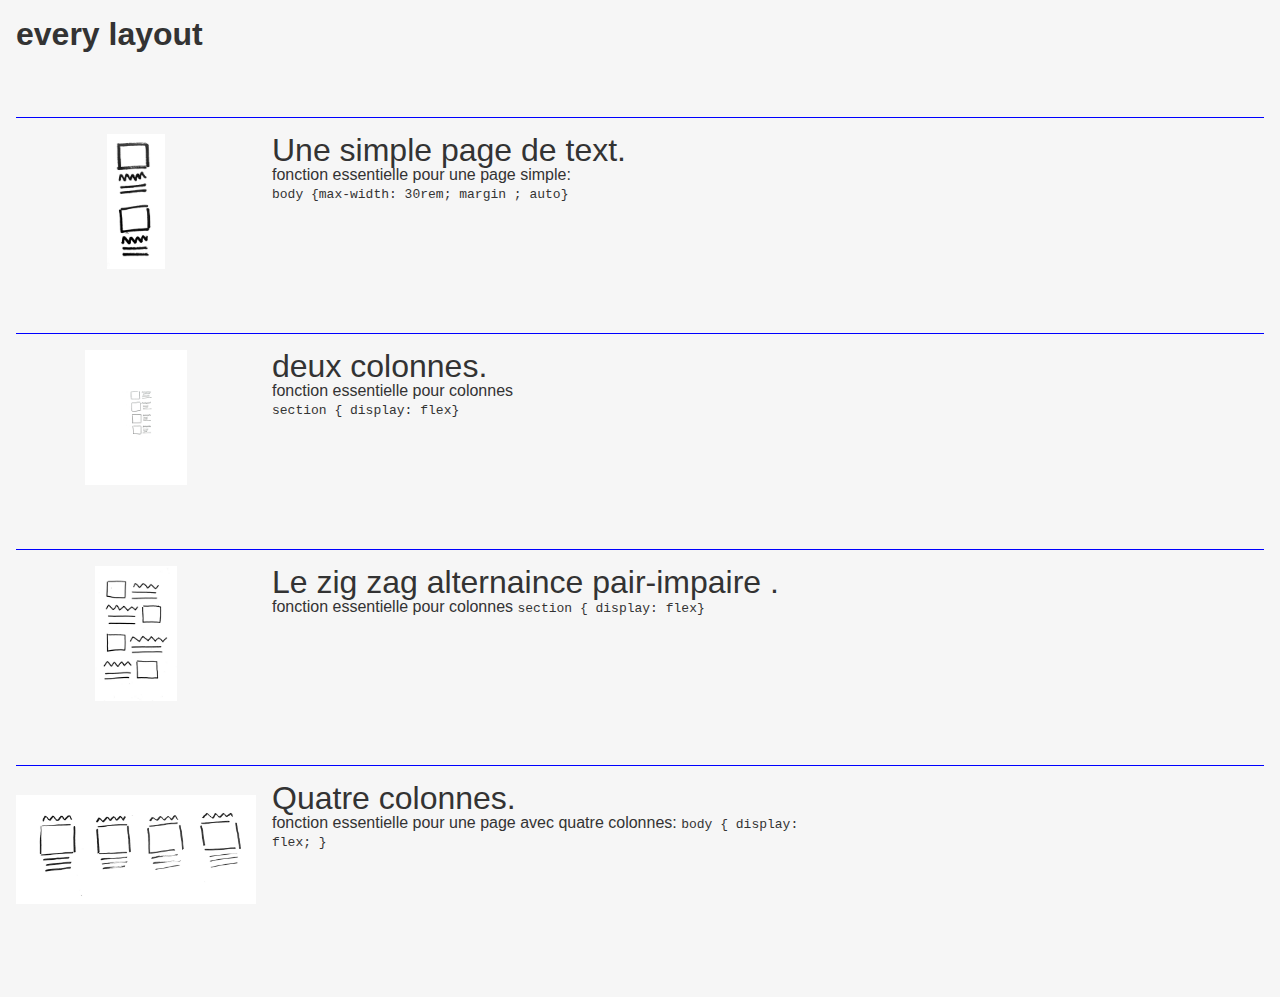
<file: index.html>
<!DOCTYPE html>
<html lang="en">
<head>
	<meta charset="UTF-8">
	<meta name="viewport" content="width=device-width, initial-scale=1.0">
	<title>every layout</title>
	<link rel="stylesheet" href="rsrc/style.css">

	<style>
		section {
			align-items: flex-start;
			display: flex;
			gap: 1rem;
			margin: 4rem 0;
			border-top: 1px solid blue;
			padding-top:1rem;
			}

		p { max-width: 60ch;}

		.vignettes {
			flex: 0 0 15rem;
			width: 20rem;
			aspect-ratio: 16/9;
			/* outline: 1px solid grey; */
			
			}

		.vignettes img {
			width: 100%;
			height: 100%;
			object-fit: contain;
			}


	</style>

</head>
<body>
	<h1>every layout</h1>



	


	 <section>
	<div class="vignettes">
		<a href="layout_01_simple.html"> 
			<img src="vignettes/layout_01_simple.jpg" alt="">	
		 </a>

	</div>
		<div class="description">
			<h3>Une simple page de text.</h3>
			<p>fonction essentielle pour une page simple:
				<br><code>body {max-width: 30rem; margin ; auto}  </code>
			</div></p>
	</div>
		</section>

		<!-- 2 -->
		 <section>
	<div class="vignettes">
		<a href="layout_02_colones.html"> 
			<img src="vignettes/Layout_02_colones.png" alt="">	
		 </a>

	</div>
		<div class="description">
			<h3>deux colonnes.</h3>
			<p>fonction essentielle pour colonnes
				<br><code> section { display: flex}  </code>			</div></p>
	</div>
		</section>
		<!-- 3 -->
		 <section>
	<div class="vignettes">
		<a href="layout_03_inverse.html"> 
			<img src="vignettes/Layout_03_inverse.jpg" alt="">	
		 </a>

	</div>
		<div class="description">
			<h3>Le zig zag alternaince pair-impaire .</h3>
			<p>fonction essentielle pour colonnes
				<code> section { display: flex}  </code>			</div></p>
	</div>
		</section>

		<!-- 4 -->
		 <section>
	<div class="vignettes">
		<a href="layout_04_4colones.html"> 
			<img src="vignettes/Layout_04_4colones.jpg" alt="">	
		 </a>

	</div>
		<div class="description">
			<h3>Quatre colonnes.</h3>
			<p>fonction essentielle pour une page avec quatre colonnes:
			<code> body { display: flex; }</code>
			</div></p>
	</div>
		</section>
</body>

</html>
</file>
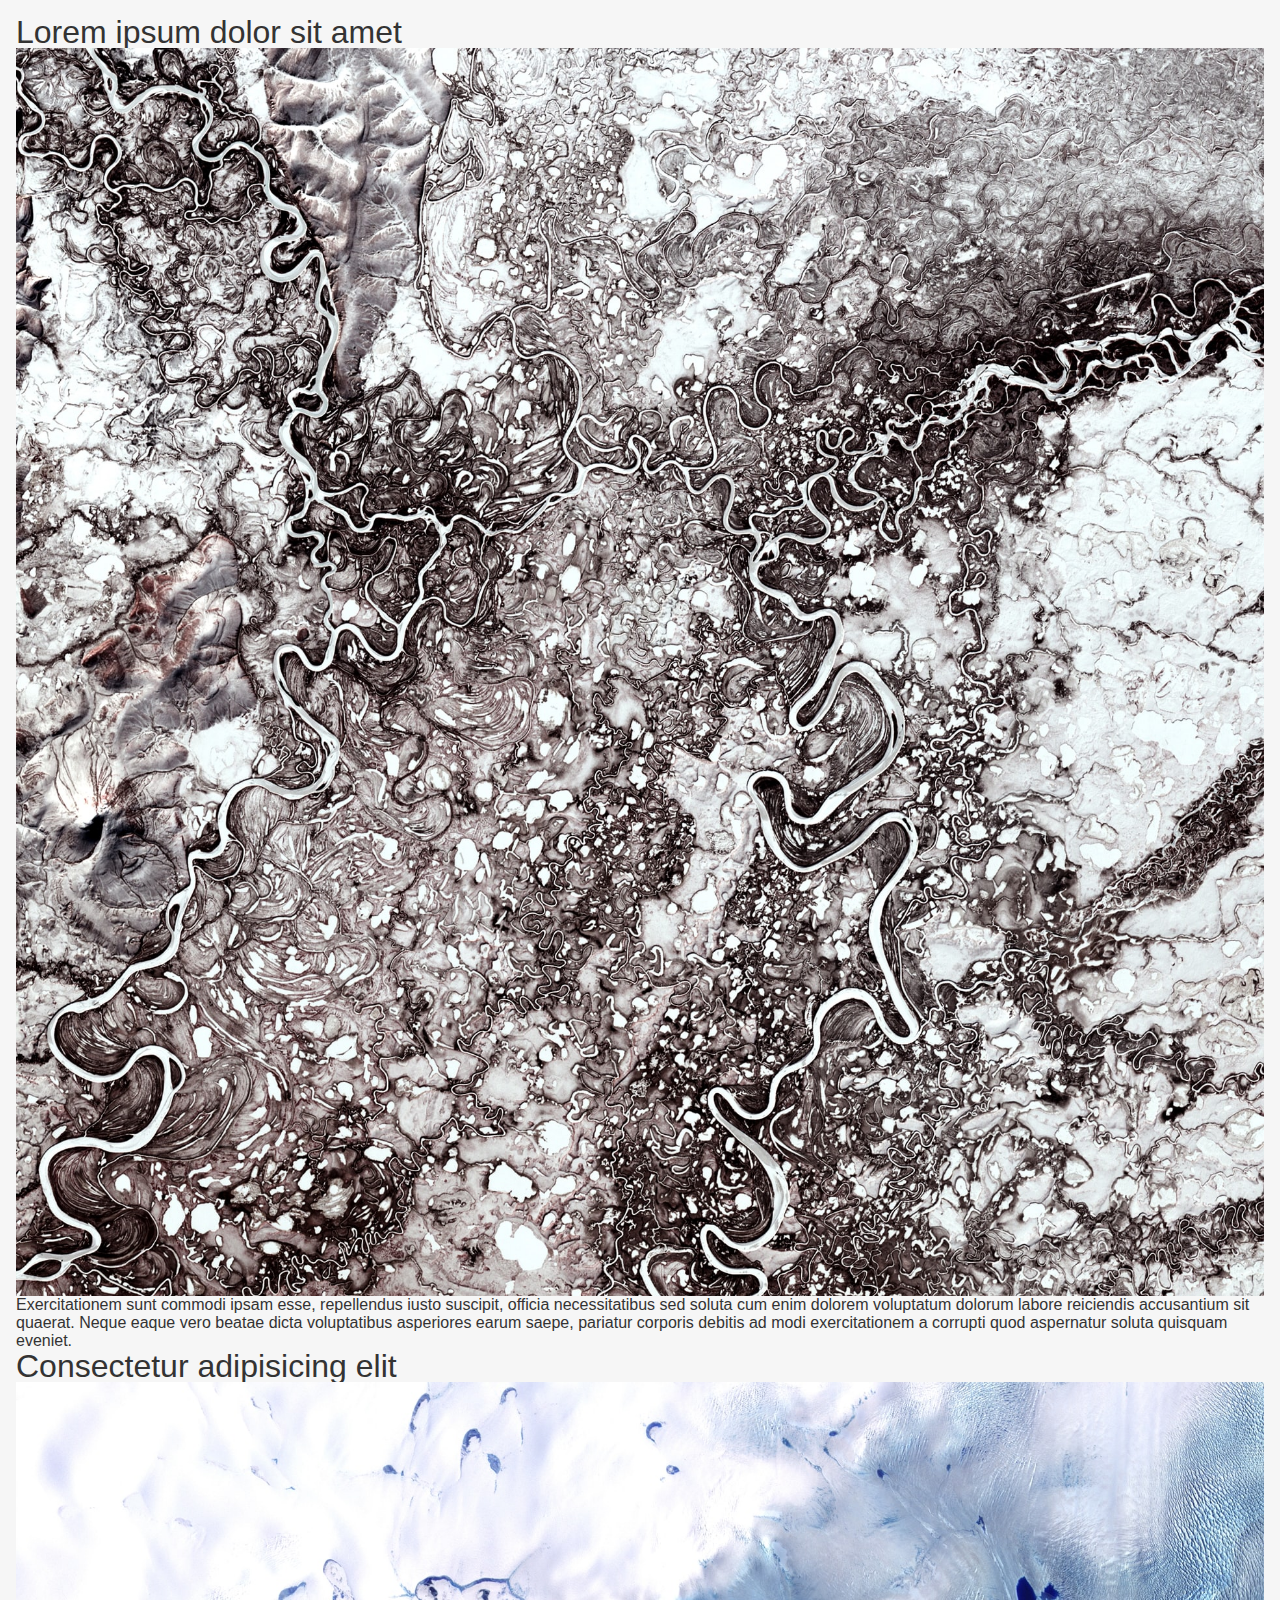
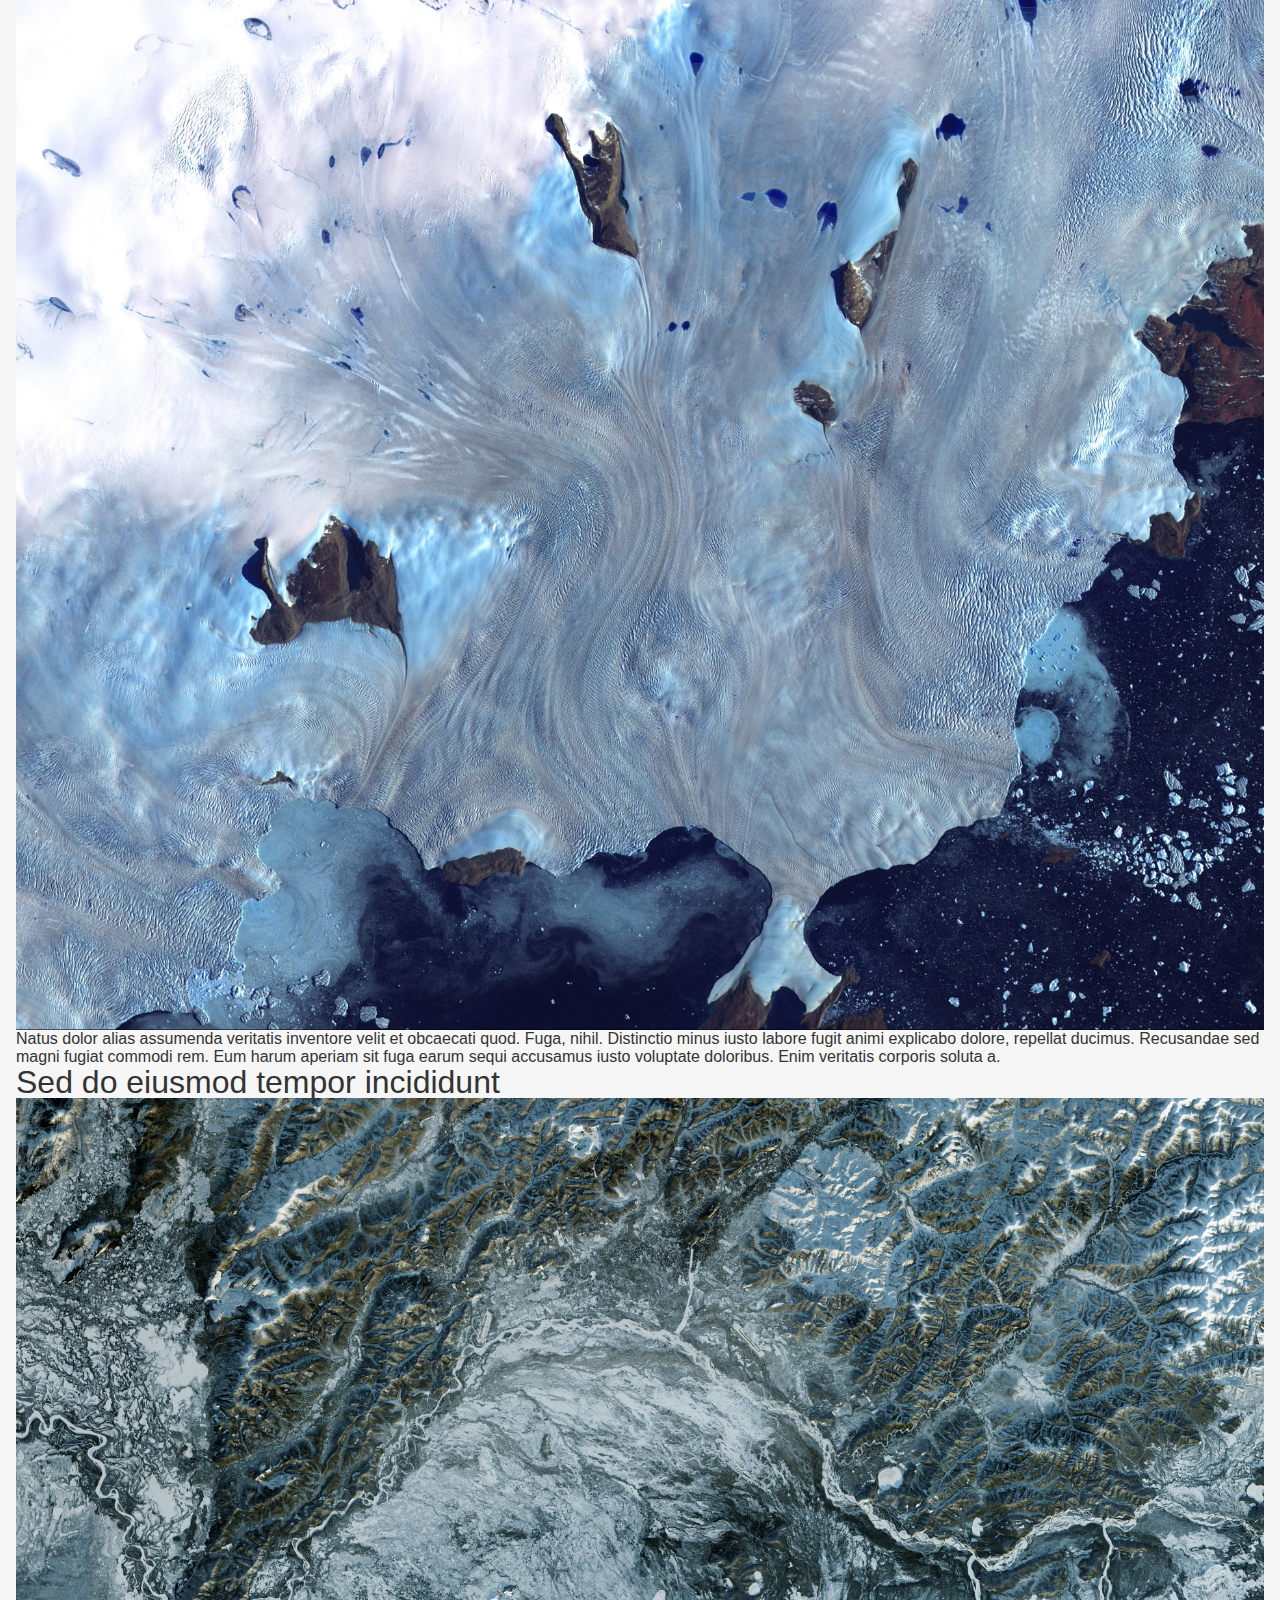
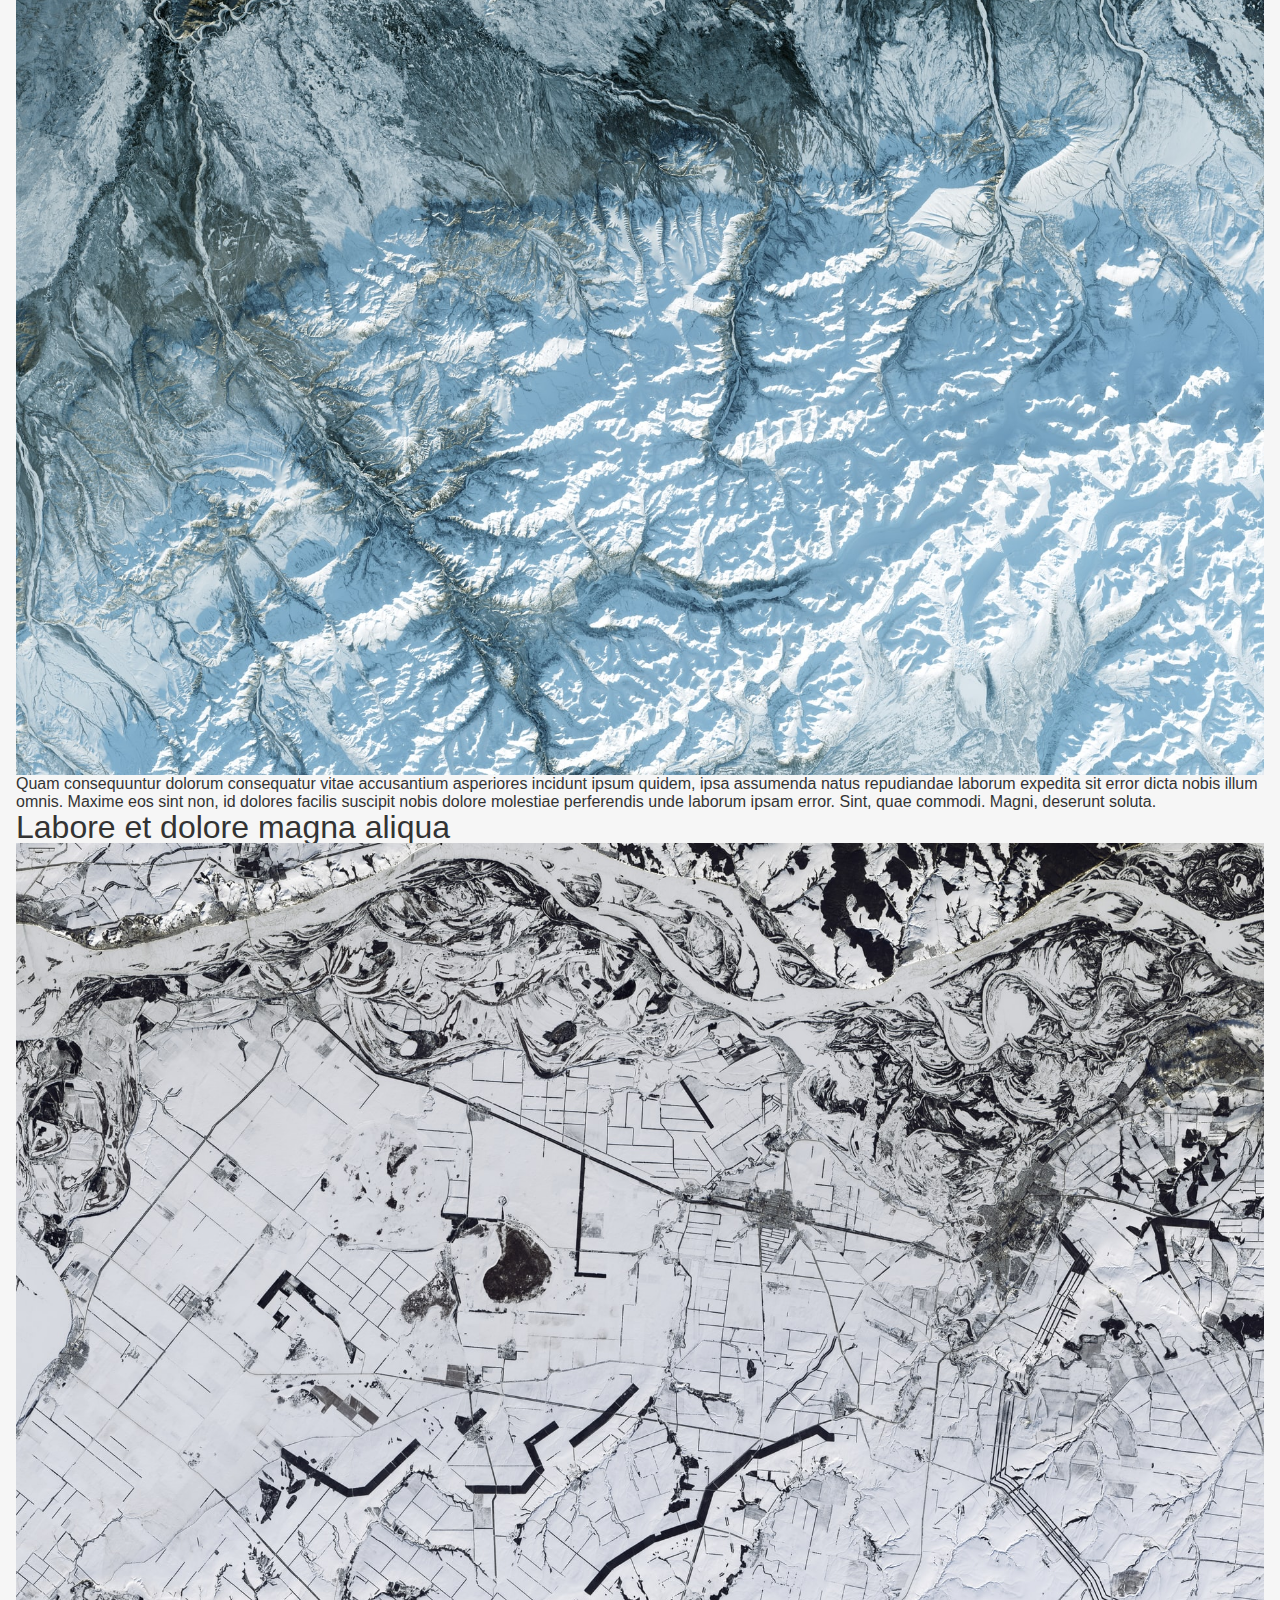
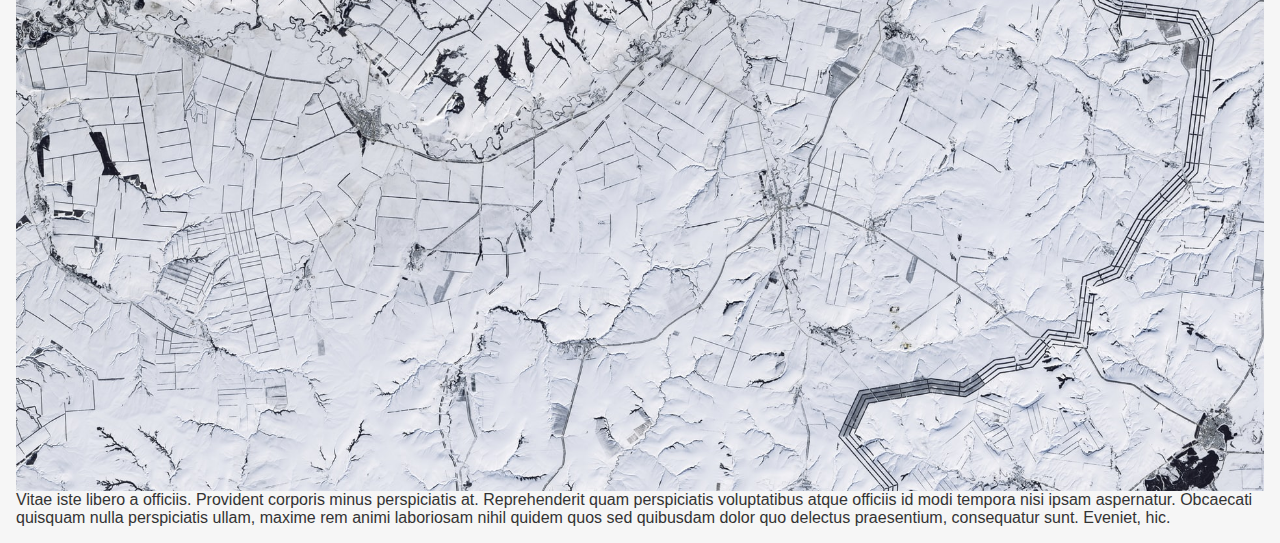
<file: _template copy.html>
<!DOCTYPE html>
<html lang="en" dir="ltr">
	<head>
		<meta charset="utf-8">
		<meta name="viewport" content="width=device-width, initial-scale=1.0">
		<title>template / example</title>

		<link rel="stylesheet" href="rsrc/style.css"> <!-- design, thème général -->
		<style media="screen">

			/* Fonction essentielle */

			

				/* moteur essentielle de mise en page de cette variation */
				
				/*
					description du fonctionnement CSS et HTML de cette mise en page.
					options ou paramètres supplémentaires.
					références vers la documentation.
				*/


			/*	-	-	-	-	-	-	-	-	-	-	-	-	-	-		-	-	-	-*/


			/* Style visuel et autres détails */

			

				/* habillage visuel et autres détails accessoires pour cette variation */

		</style>

	</head>
	<body>


			<h3>Lorem ipsum dolor sit amet</h3>
			<img src="rsrc/img1.jpg">
			<p>Exercitationem sunt commodi ipsam esse, repellendus iusto suscipit, officia necessitatibus sed soluta cum enim dolorem voluptatum dolorum labore reiciendis accusantium sit quaerat. Neque eaque vero beatae dicta voluptatibus asperiores earum saepe, pariatur corporis debitis ad modi exercitationem a corrupti quod aspernatur soluta quisquam eveniet.</p>


			<h3>Consectetur adipisicing elit</h3>
			<img src="rsrc/img2.jpg">
			<p>Natus dolor alias assumenda veritatis inventore velit et obcaecati quod. Fuga, nihil. Distinctio minus iusto labore fugit animi explicabo dolore, repellat ducimus. Recusandae sed magni fugiat commodi rem. Eum harum aperiam sit fuga earum sequi accusamus iusto voluptate doloribus. Enim veritatis corporis soluta a.</p>


			<h3>Sed do eiusmod tempor incididunt</h3>
			<img src="rsrc/img3.jpg">
			<p>Quam consequuntur dolorum consequatur vitae accusantium asperiores incidunt ipsum quidem, ipsa assumenda natus repudiandae laborum expedita sit error dicta nobis illum omnis. Maxime eos sint non, id dolores facilis suscipit nobis dolore molestiae perferendis unde laborum ipsam error. Sint, quae commodi. Magni, deserunt soluta.</p>


			<h3>Labore et dolore magna aliqua</h3>
			<img src="rsrc/img4.jpg">
			<p>Vitae iste libero a officiis. Provident corporis minus perspiciatis at. Reprehenderit quam perspiciatis voluptatibus atque officiis id modi tempora nisi ipsam aspernatur. Obcaecati quisquam nulla perspiciatis ullam, maxime rem animi laboriosam nihil quidem quos sed quibusdam dolor quo delectus praesentium, consequatur sunt. Eveniet, hic.</p>


	</body>
</html>
</file>
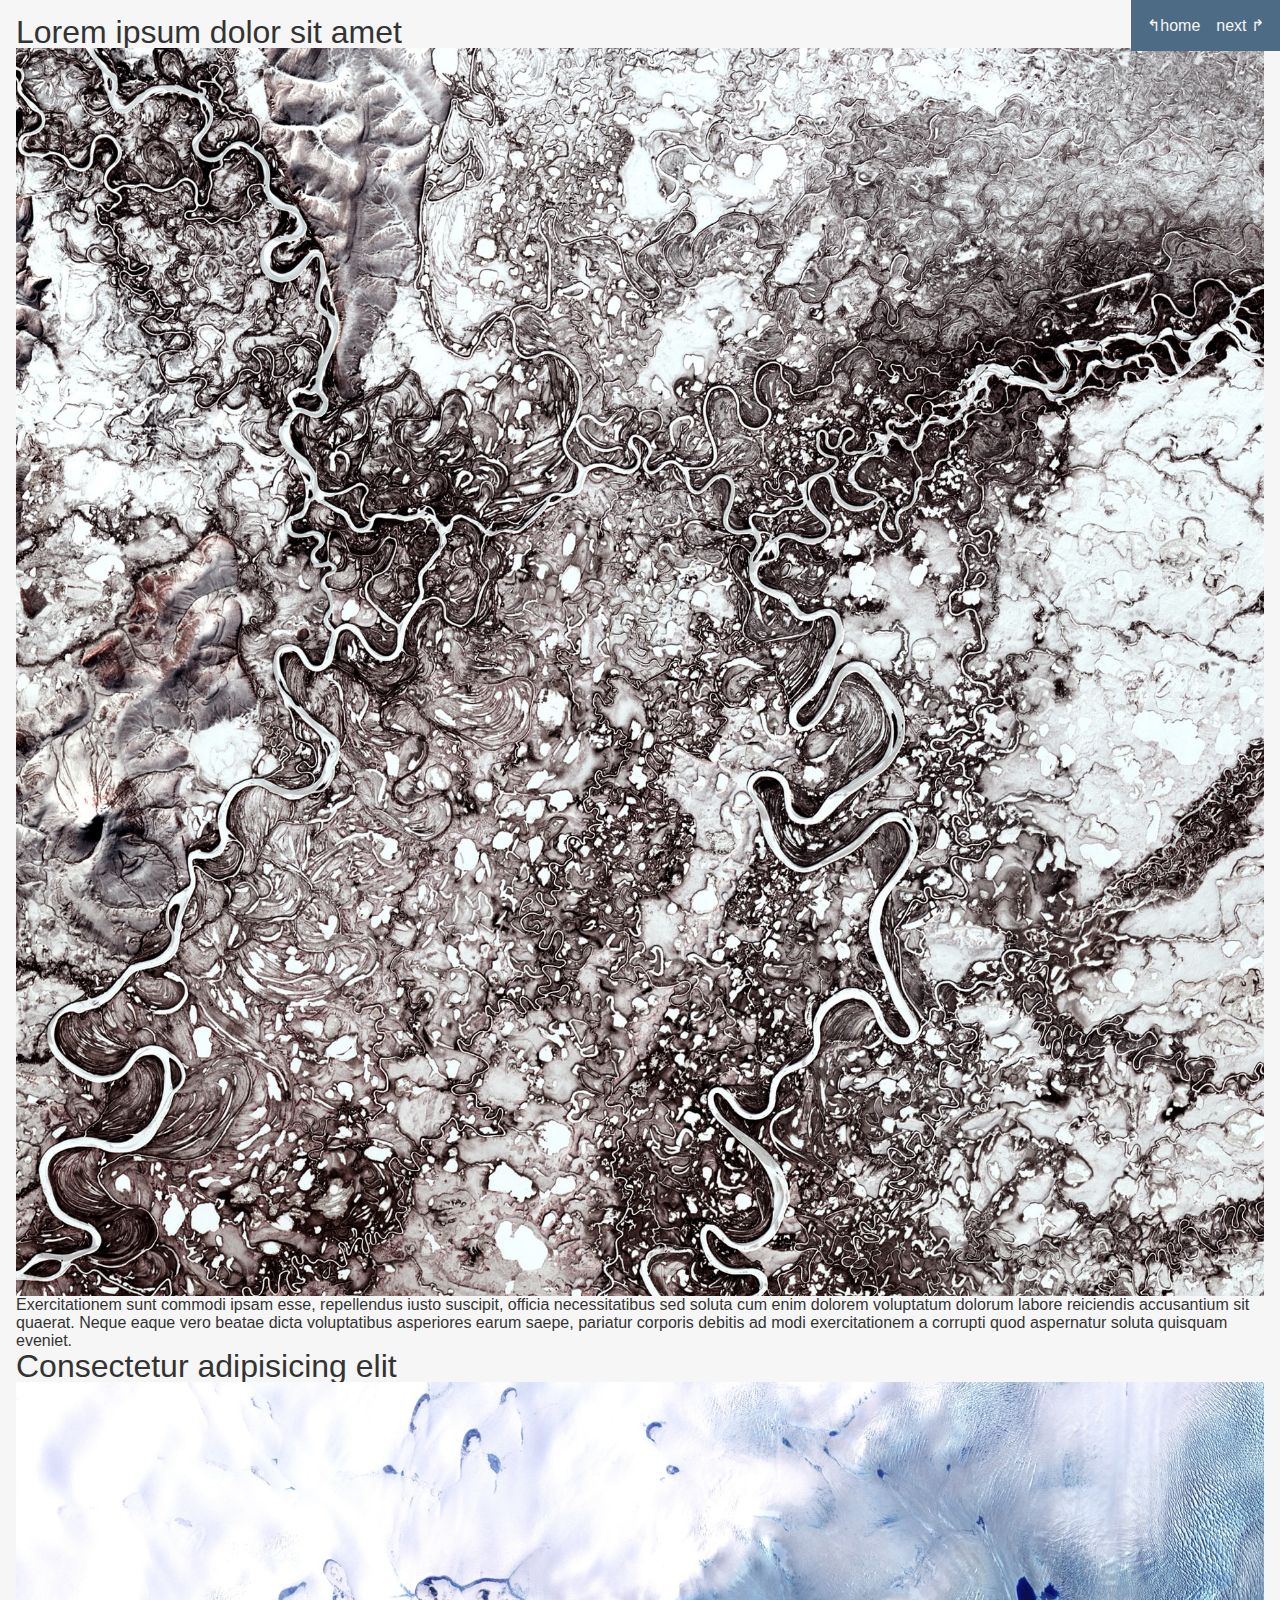
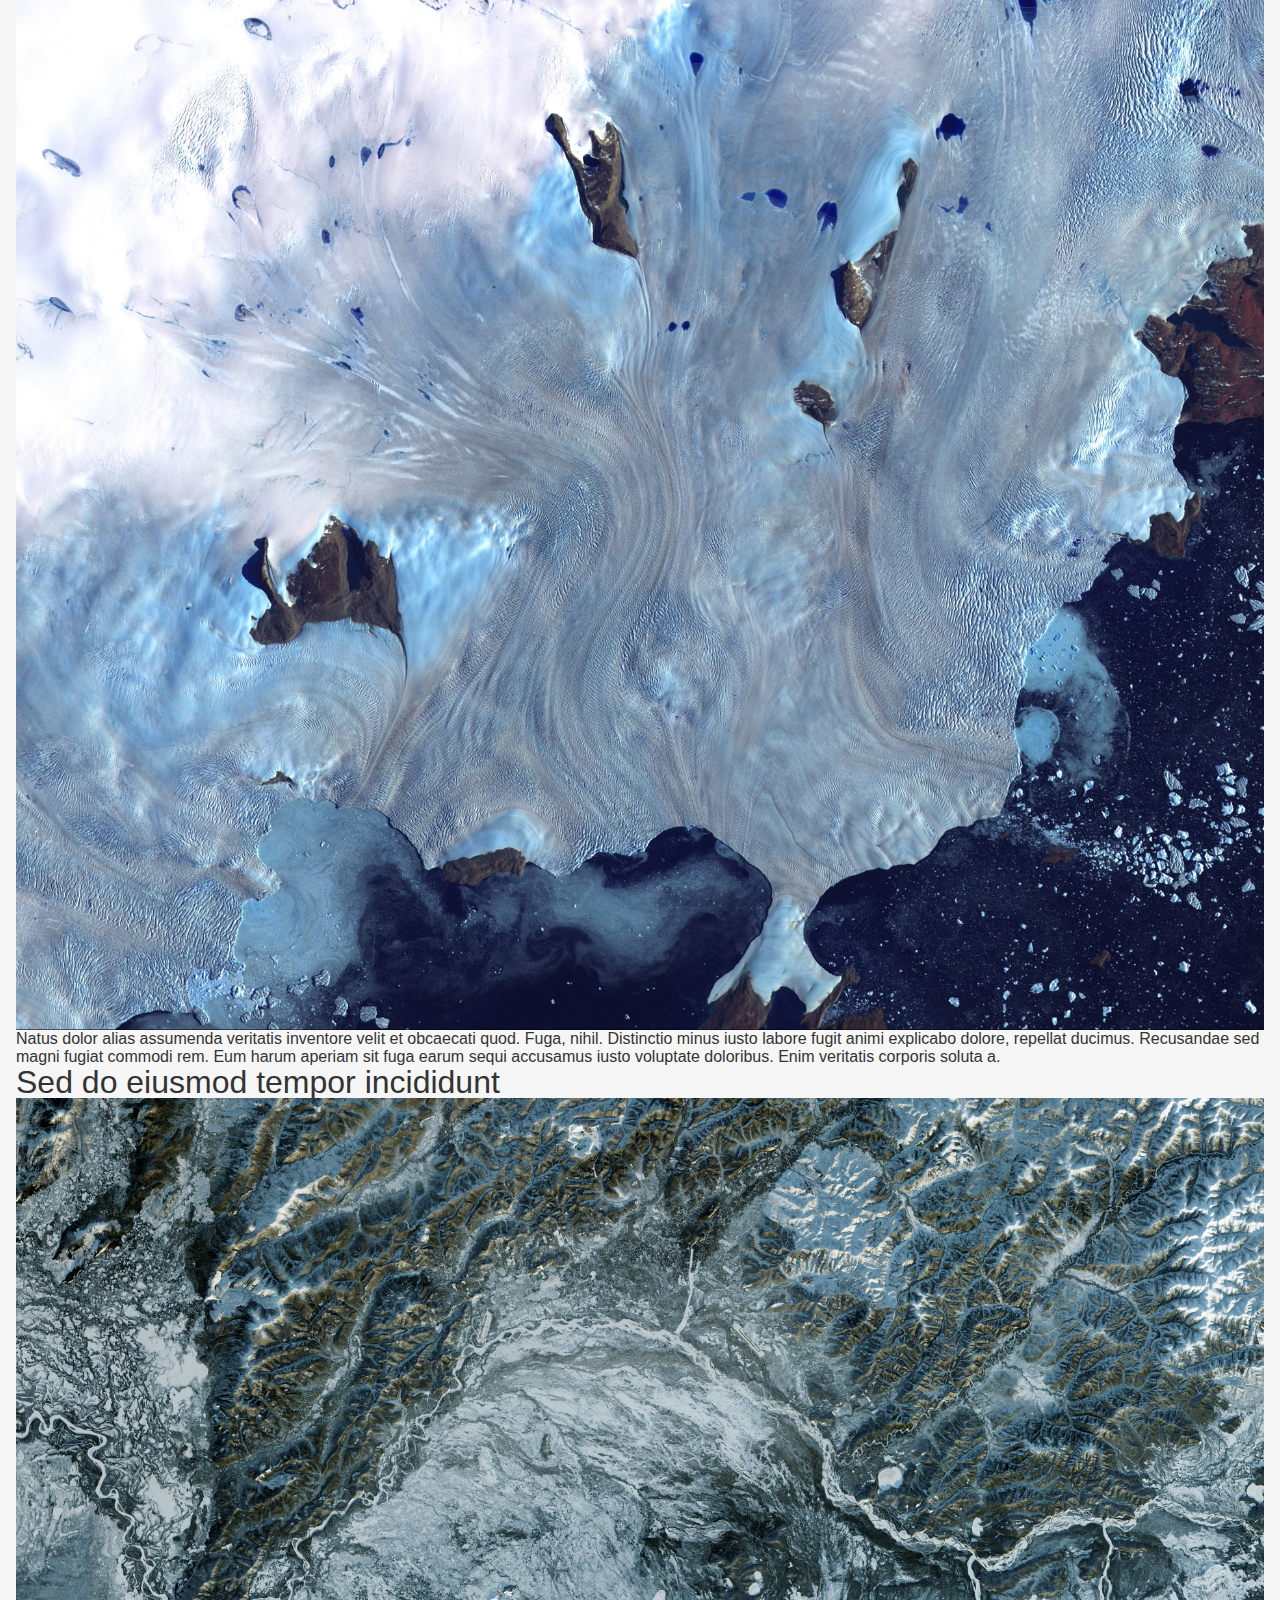
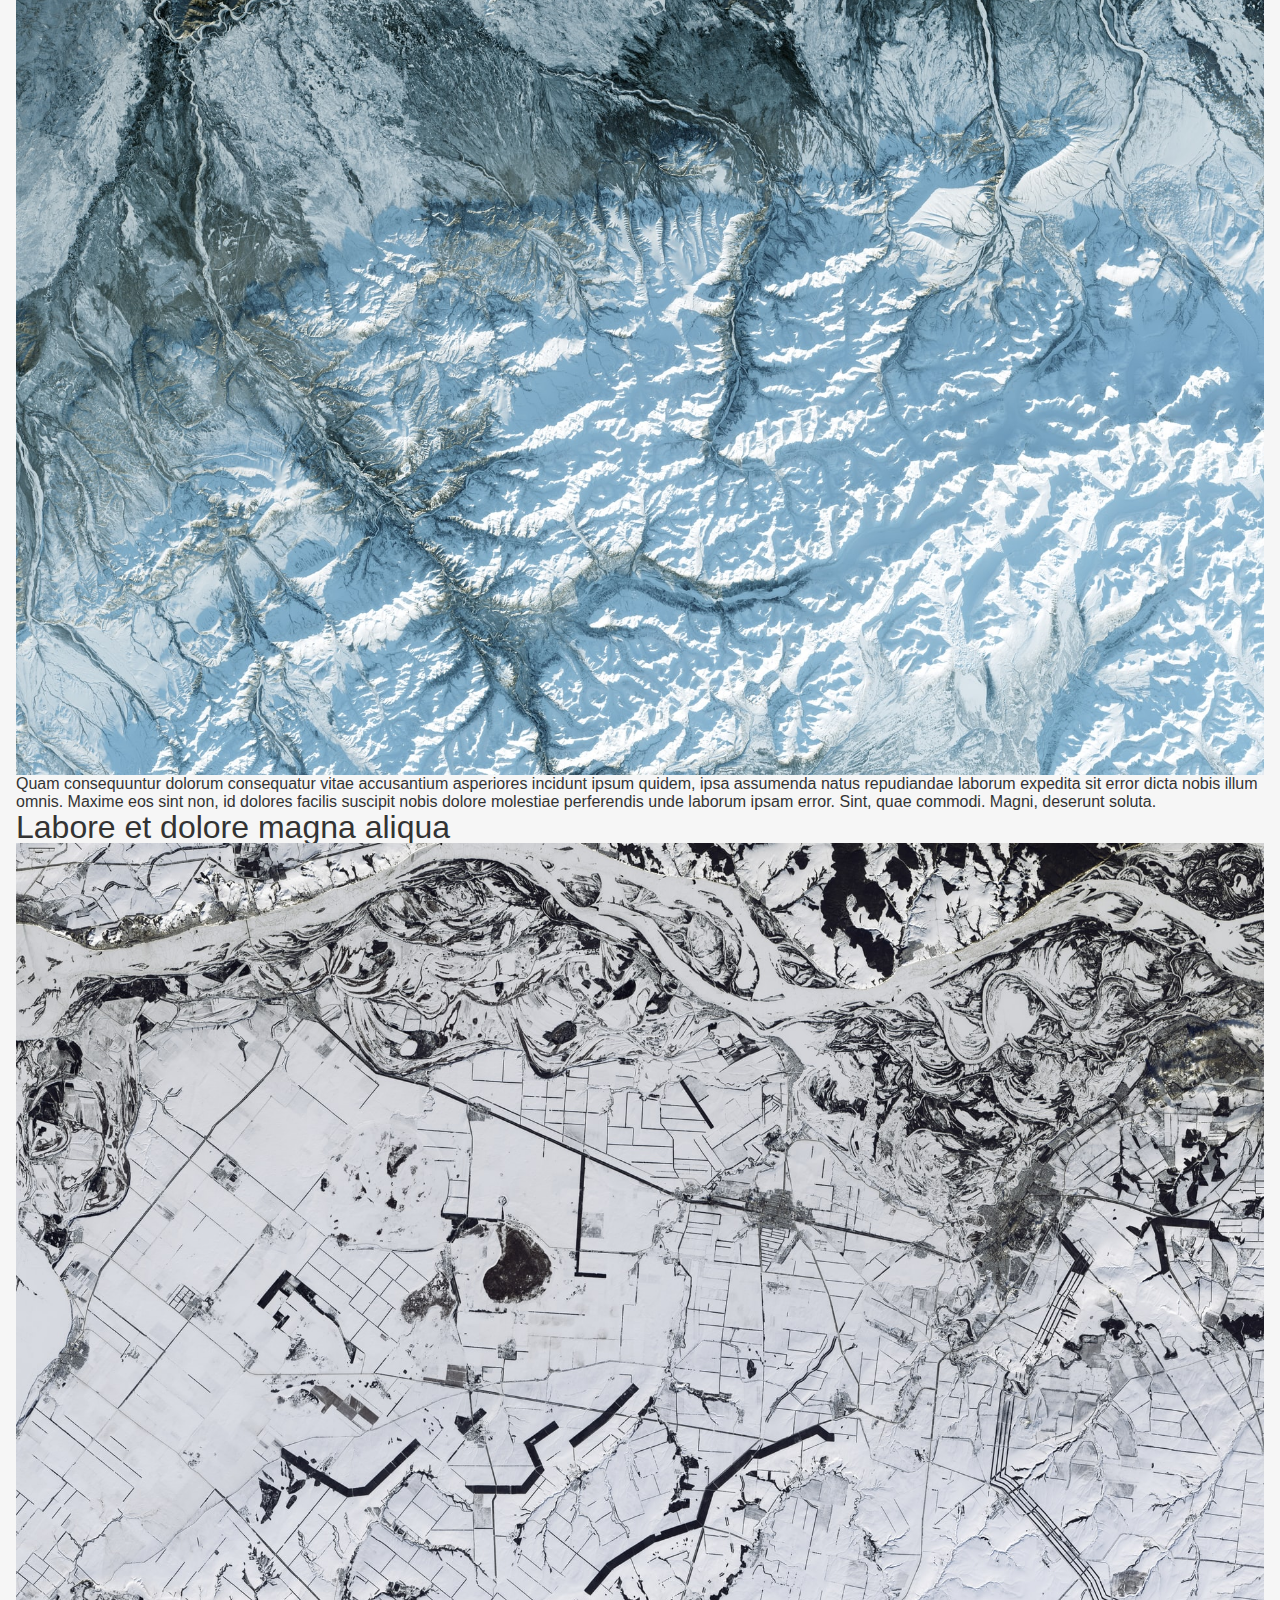
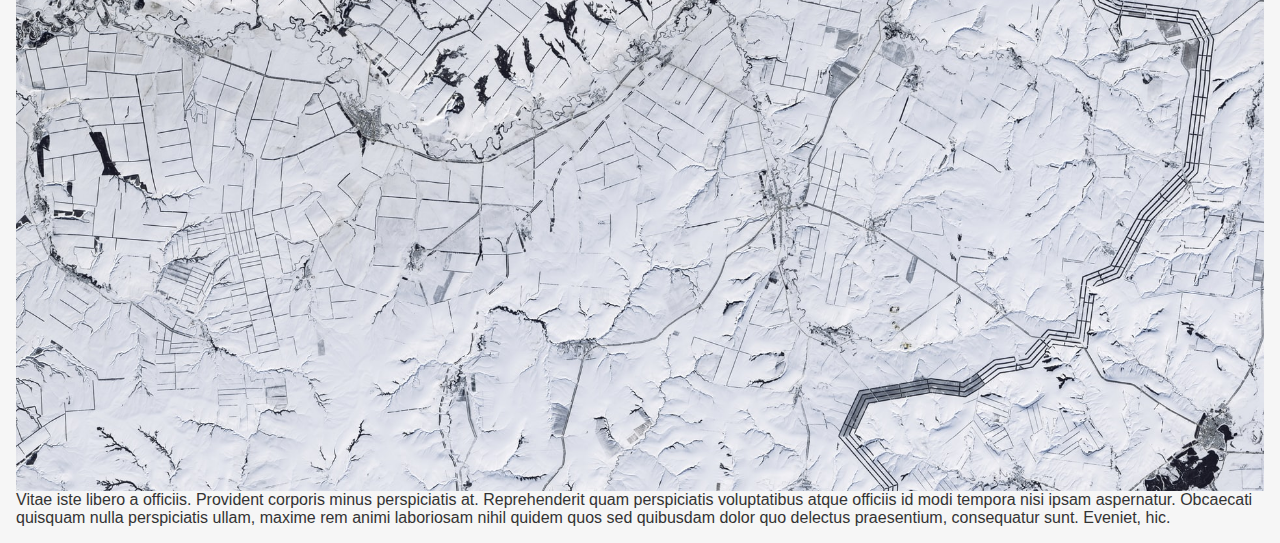
<file: _template.html>
<!DOCTYPE html>
<html lang="en" dir="ltr">
	<head>
		<meta charset="utf-8">
		<meta name="viewport" content="width=device-width, initial-scale=1.0">
		<title>template / example</title>

		<link rel="stylesheet" href="rsrc/style.css"> <!-- design, thème général -->
		<style media="screen">

			/* Fonction essentielle */

			

				/* moteur essentielle de mise en page de cette variation */
				
				/*
					description du fonctionnement CSS et HTML de cette mise en page.
					options ou paramètres supplémentaires.
					références vers la documentation.
				*/


			/*	-	-	-	-	-	-	-	-	-	-	-	-	-	-		-	-	-	-*/


			/* Style visuel et autres détails */

			

				/* habillage visuel et autres détails accessoires pour cette variation */

		</style>

	</head>
	<body>


			<h3>Lorem ipsum dolor sit amet</h3>
			<img src="rsrc/img1.jpg">
			<p>Exercitationem sunt commodi ipsam esse, repellendus iusto suscipit, officia necessitatibus sed soluta cum enim dolorem voluptatum dolorum labore reiciendis accusantium sit quaerat. Neque eaque vero beatae dicta voluptatibus asperiores earum saepe, pariatur corporis debitis ad modi exercitationem a corrupti quod aspernatur soluta quisquam eveniet.</p>


			<h3>Consectetur adipisicing elit</h3>
			<img src="rsrc/img2.jpg">
			<p>Natus dolor alias assumenda veritatis inventore velit et obcaecati quod. Fuga, nihil. Distinctio minus iusto labore fugit animi explicabo dolore, repellat ducimus. Recusandae sed magni fugiat commodi rem. Eum harum aperiam sit fuga earum sequi accusamus iusto voluptate doloribus. Enim veritatis corporis soluta a.</p>


			<h3>Sed do eiusmod tempor incididunt</h3>
			<img src="rsrc/img3.jpg">
			<p>Quam consequuntur dolorum consequatur vitae accusantium asperiores incidunt ipsum quidem, ipsa assumenda natus repudiandae laborum expedita sit error dicta nobis illum omnis. Maxime eos sint non, id dolores facilis suscipit nobis dolore molestiae perferendis unde laborum ipsam error. Sint, quae commodi. Magni, deserunt soluta.</p>


			<h3>Labore et dolore magna aliqua</h3>
			<img src="rsrc/img4.jpg">
			<p>Vitae iste libero a officiis. Provident corporis minus perspiciatis at. Reprehenderit quam perspiciatis voluptatibus atque officiis id modi tempora nisi ipsam aspernatur. Obcaecati quisquam nulla perspiciatis ullam, maxime rem animi laboriosam nihil quidem quos sed quibusdam dolor quo delectus praesentium, consequatur sunt. Eveniet, hic.</p>


		<nav id="siteNav">
			<a href="layout_>  prev </a>
			<a href="index.html">home</a>
			<a href="layout_">next </a>
		</nav>

	</body>
</html>
</file>
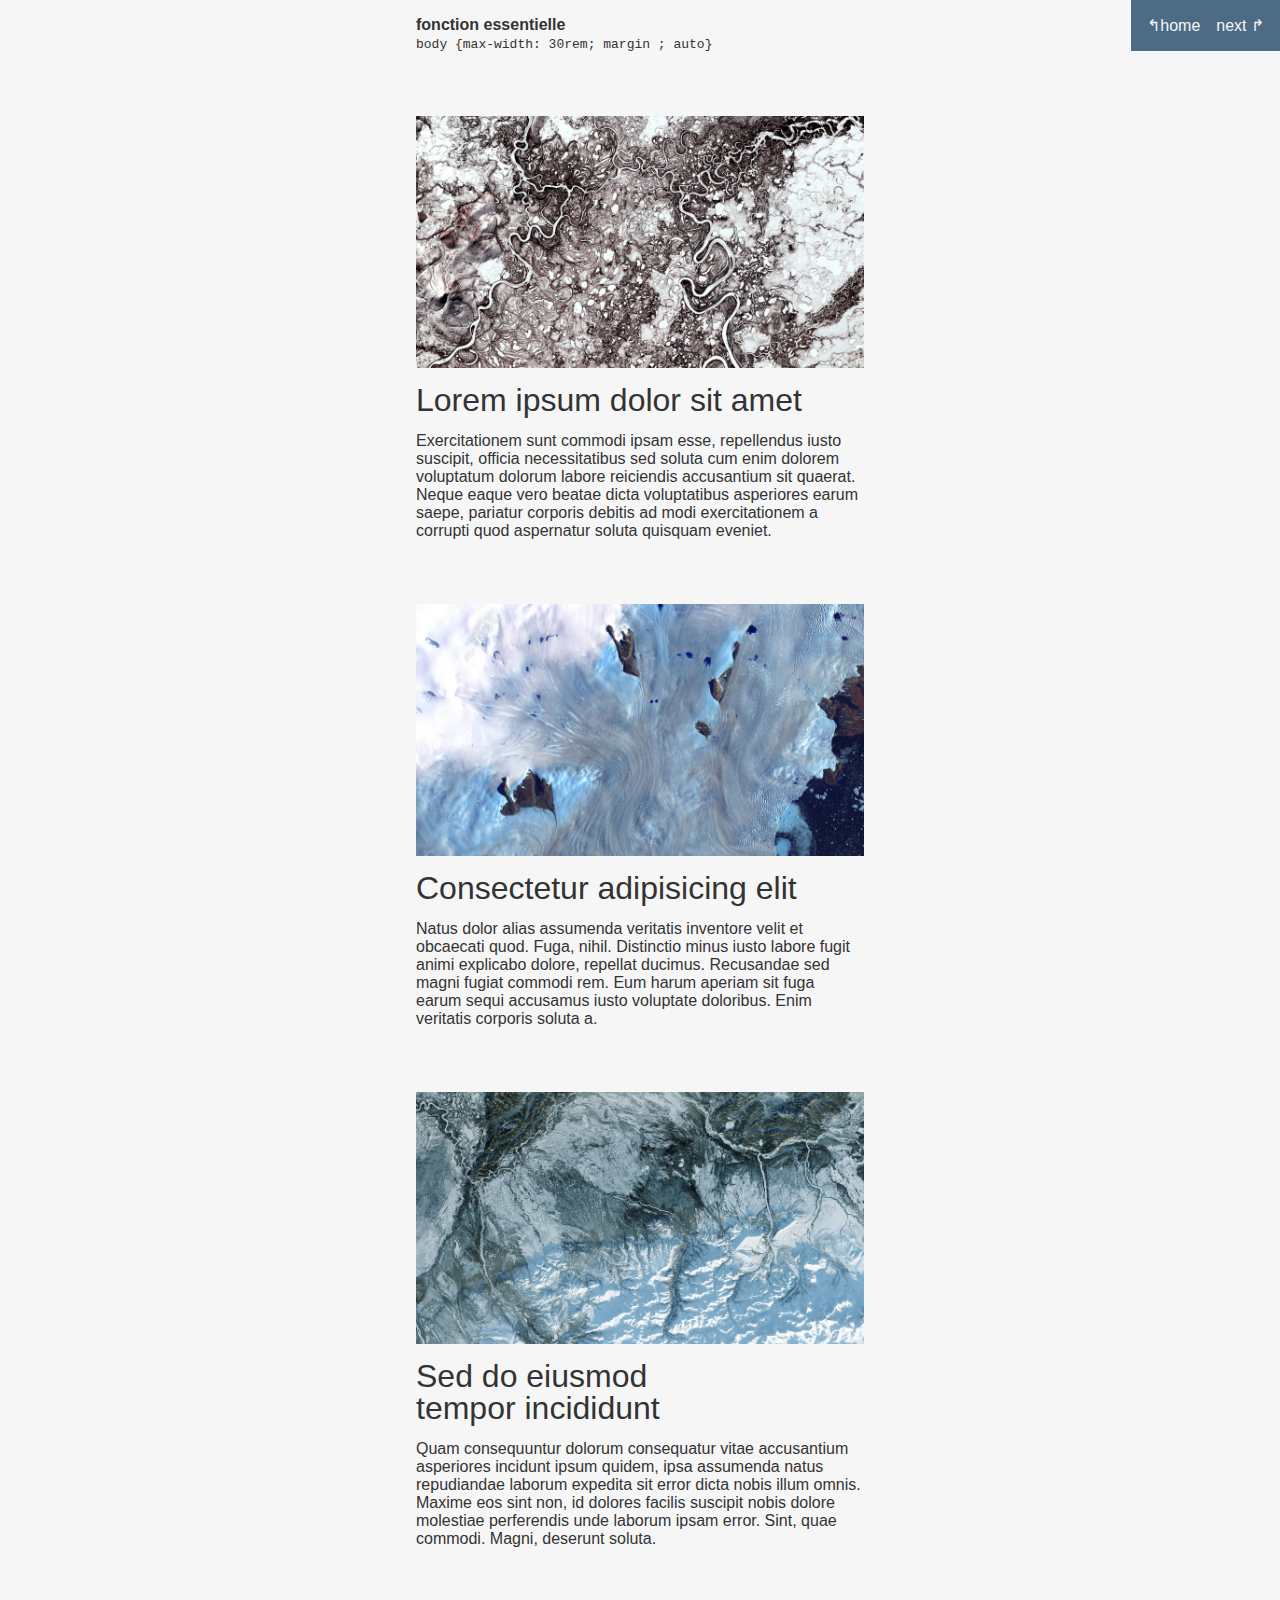
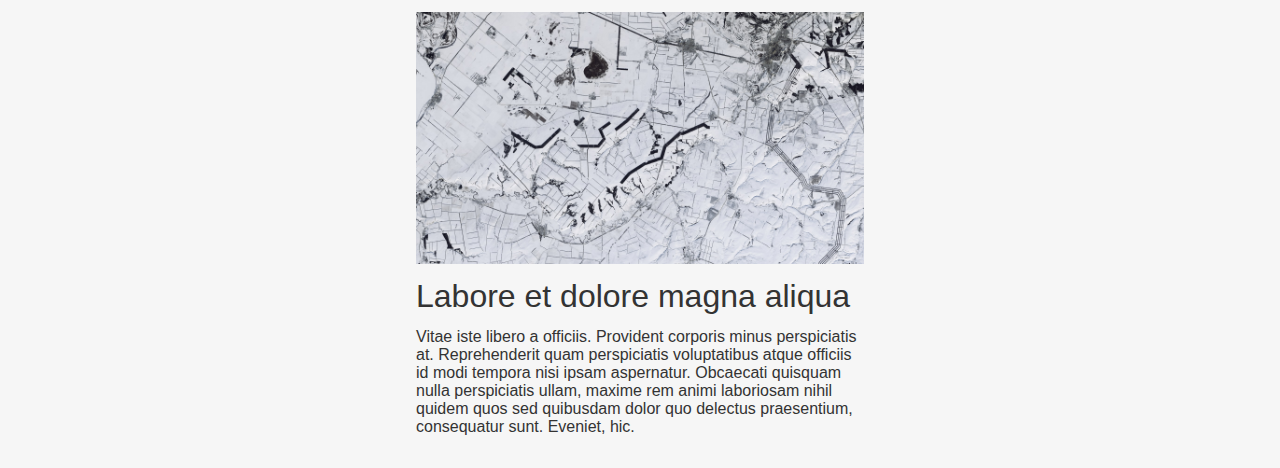
<file: layout_01_simple.html>
<!DOCTYPE html>
<html lang="en" dir="ltr">
	<head>
		<meta charset="utf-8">
		<meta name="viewport" content="width=device-width, initial-scale=1.0">
		<title>layout_01_simple</title>

		<link rel="stylesheet" href="rsrc/style.css"> <!-- design, thème général -->
		<style media="screen">

			/* Fonction essentielle */

			body{ max-width: 30rem;margin: auto;}




			/*	-	-	-	-	-	-	-	-	-	-	-	-	-	-		-	-	-	-*/


			/* Style visuel et autres détails */

			img{ aspect-ratio: 16/9;}

			img,h3,p { margin-bottom: 1rem;}

			img{ margin-top: 4rem;}

			h3{ text-wrap: balance;}

				/* habillage visuel et autres détails accessoires pour cette variation */

		</style>

	</head>
	<body>

			<div>
				<h4>fonction essentielle</h4>
				<code>body {max-width: 30rem; margin ; auto}  </code>
			</div>

			<img src="rsrc/img1.jpg">
			<h3>Lorem ipsum dolor sit amet</h3>
			<p>Exercitationem sunt commodi ipsam esse, repellendus iusto suscipit, officia necessitatibus sed soluta cum enim dolorem voluptatum dolorum labore reiciendis accusantium sit quaerat. Neque eaque vero beatae dicta voluptatibus asperiores earum saepe, pariatur corporis debitis ad modi exercitationem a corrupti quod aspernatur soluta quisquam eveniet.</p>

			<img src="rsrc/img2.jpg">

			<h3>Consectetur adipisicing elit</h3>
			<p>Natus dolor alias assumenda veritatis inventore velit et obcaecati quod. Fuga, nihil. Distinctio minus iusto labore fugit animi explicabo dolore, repellat ducimus. Recusandae sed magni fugiat commodi rem. Eum harum aperiam sit fuga earum sequi accusamus iusto voluptate doloribus. Enim veritatis corporis soluta a.</p>

			<img src="rsrc/img3.jpg">
			<h3>Sed do eiusmod tempor incididunt</h3>
			<p>Quam consequuntur dolorum consequatur vitae accusantium asperiores incidunt ipsum quidem, ipsa assumenda natus repudiandae laborum expedita sit error dicta nobis illum omnis. Maxime eos sint non, id dolores facilis suscipit nobis dolore molestiae perferendis unde laborum ipsam error. Sint, quae commodi. Magni, deserunt soluta.</p>

			<img src="rsrc/img4.jpg">
			<h3>Labore et dolore magna aliqua</h3>
			<p>Vitae iste libero a officiis. Provident corporis minus perspiciatis at. Reprehenderit quam perspiciatis voluptatibus atque officiis id modi tempora nisi ipsam aspernatur. Obcaecati quisquam nulla perspiciatis ullam, maxime rem animi laboriosam nihil quidem quos sed quibusdam dolor quo delectus praesentium, consequatur sunt. Eveniet, hic.</p>


		<nav id="siteNav">
			<a href="index.html">home</a>
			<a href="layout_02_colones.html">next </a>
		</nav>
	</body>
</html>
</file>
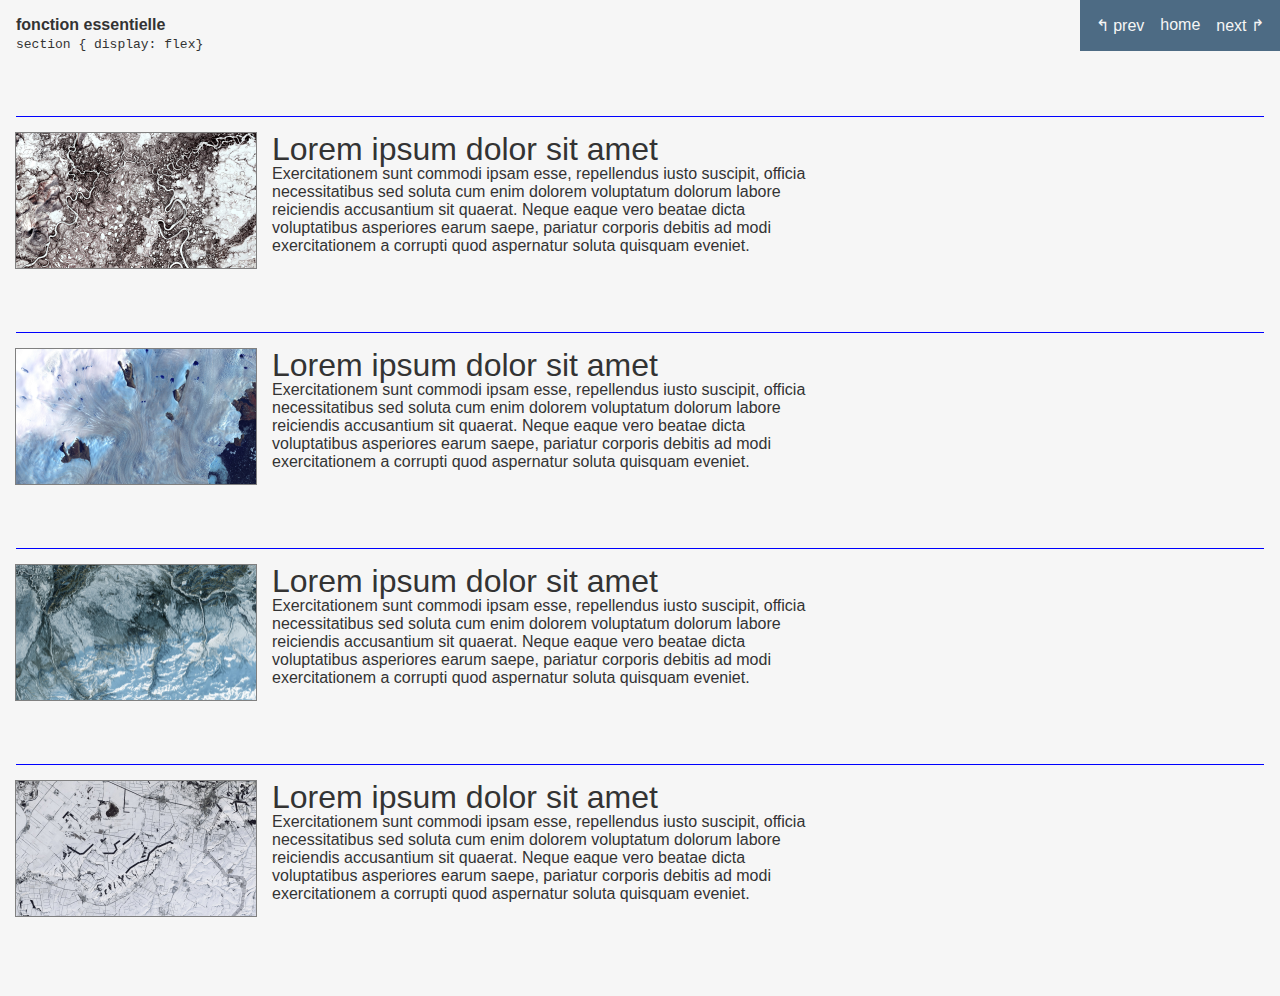
<file: layout_02_colones.html>
<!DOCTYPE html>
<html lang="en" dir="ltr">
	<head>
		<meta charset="utf-8">
		<meta name="viewport" content="width=device-width, initial-scale=1.0">
		<title>02 colones</title>

		<link rel="stylesheet" href="rsrc/style.css"> <!-- design, thème général -->
		<style media="screen">

			/* Fonction essentielle */
			section {
				display: flex;
			}
			

				
			/*	-	-	-	-	-	-	-	-	-	-	-	-	-	-		-	-	-	-*/


			/* bling */
			section {
				align-items: flex-start;
				/* display: flex; */
				gap: 1rem;
				margin: 4rem 0;
				border-top: 1px solid blue;
				padding-top:1rem;
			}

			p { max-width: 60ch;}

			.vignettes {
				flex: 0 0 15rem;
				width: 20rem;
				aspect-ratio: 16/9;
				outline: 1px solid grey;
				
			}

			.vignettes img {
				width: 100%;
				height: 100%;
				object-fit: cover;
			}
		</style>

	</head>
	<body>
			<div>
				<h4>fonction essentielle</h4>
				<code> section { display: flex}  </code>
			</div>

		<section>
			<div class="vignettes">
			<img src="rsrc/img1.jpg">

			</div>
			<div class="description">
			<h3>Lorem ipsum dolor sit amet</h3>
			<p>Exercitationem sunt commodi ipsam esse, repellendus iusto suscipit, officia necessitatibus sed soluta cum enim dolorem voluptatum dolorum labore reiciendis accusantium sit quaerat. Neque eaque vero beatae dicta voluptatibus asperiores earum saepe, pariatur corporis debitis ad modi exercitationem a corrupti quod aspernatur soluta quisquam eveniet.</p>

			</div>
		</section>

		<section>
			<div class="vignettes">
			<img src="rsrc/img2.jpg">

			</div>
			<div class="description">
			<h3>Lorem ipsum dolor sit amet</h3>
			<p>Exercitationem sunt commodi ipsam esse, repellendus iusto suscipit, officia necessitatibus sed soluta cum enim dolorem voluptatum dolorum labore reiciendis accusantium sit quaerat. Neque eaque vero beatae dicta voluptatibus asperiores earum saepe, pariatur corporis debitis ad modi exercitationem a corrupti quod aspernatur soluta quisquam eveniet.</p>

			</div>
		</section>

		<section>
			<div class="vignettes">
			<img src="rsrc/img3.jpg">

			</div>
			<div class="description">
			<h3>Lorem ipsum dolor sit amet</h3>
			<p>Exercitationem sunt commodi ipsam esse, repellendus iusto suscipit, officia necessitatibus sed soluta cum enim dolorem voluptatum dolorum labore reiciendis accusantium sit quaerat. Neque eaque vero beatae dicta voluptatibus asperiores earum saepe, pariatur corporis debitis ad modi exercitationem a corrupti quod aspernatur soluta quisquam eveniet.</p>

			</div>
		</section>

		<section>
			<div class="vignettes">
			<img src="rsrc/img4.jpg">

			</div>
			<div class="description">
			<h3>Lorem ipsum dolor sit amet</h3>
			<p>Exercitationem sunt commodi ipsam esse, repellendus iusto suscipit, officia necessitatibus sed soluta cum enim dolorem voluptatum dolorum labore reiciendis accusantium sit quaerat. Neque eaque vero beatae dicta voluptatibus asperiores earum saepe, pariatur corporis debitis ad modi exercitationem a corrupti quod aspernatur soluta quisquam eveniet.</p>

			</div>
		</section>
		

		<nav id="siteNav">
			<a href="layout_01_simple.html">  prev </a>
			<a href="index.html">home</a>
			<a href="layout_03_inverse.html">next </a>
		</nav>

	</body>

</html>
</file>
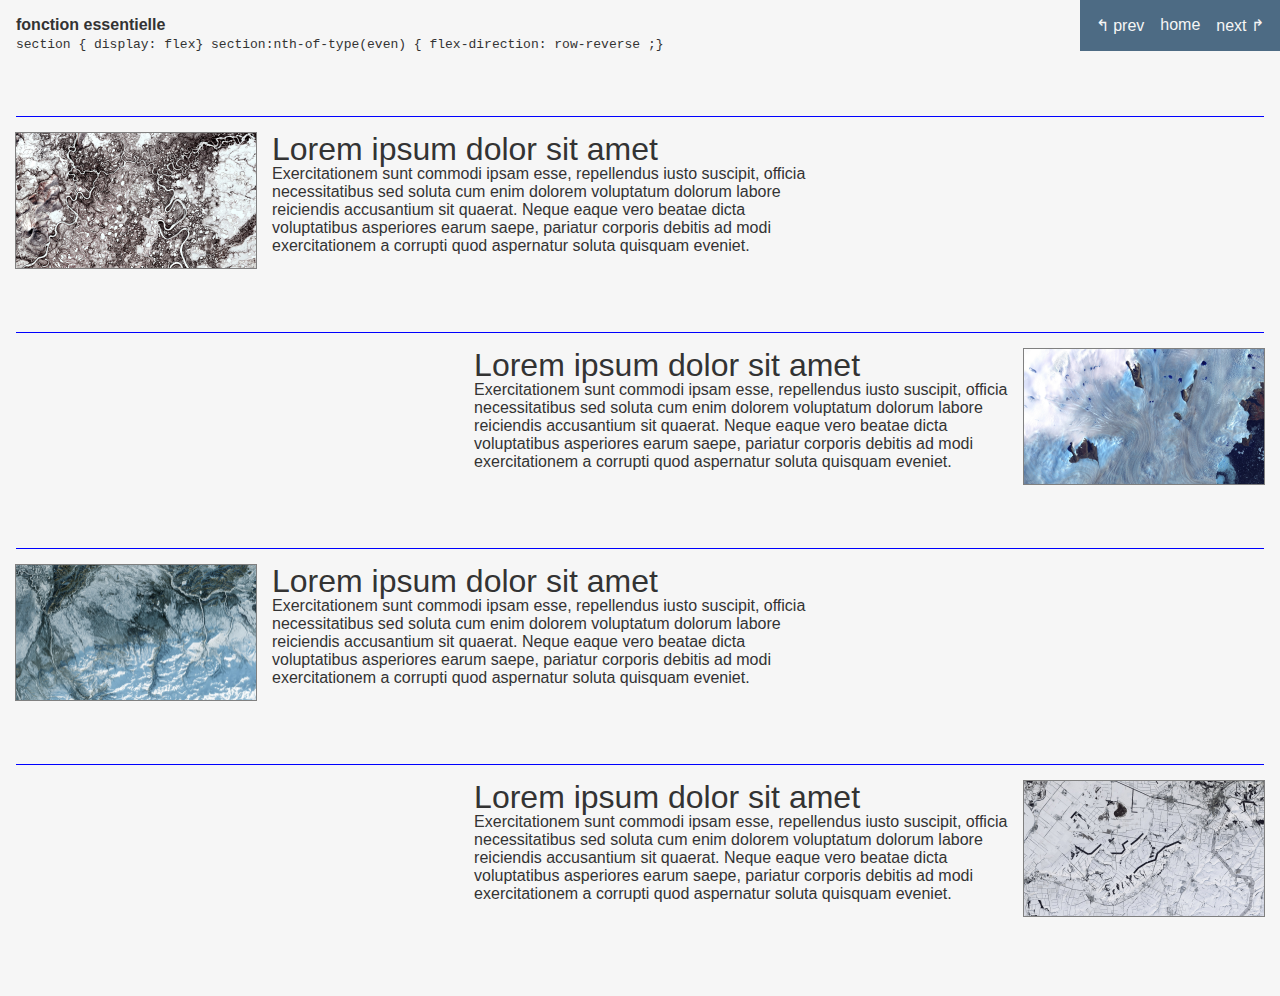
<file: layout_03_inverse.html>
<!DOCTYPE html>
<html lang="en" dir="ltr">
	<head>
		<meta charset="utf-8">
		<meta name="viewport" content="width=device-width, initial-scale=1.0">
		<title>03 inverse</title>

		<link rel="stylesheet" href="rsrc/style.css"> <!-- design, thème général -->
		<style media="screen">

			/* Fonction essentielle */
			section:nth-of-type(even) { flex-direction: row-reverse ;}

			

				
			/*	-	-	-	-	-	-	-	-	-	-	-	-	-	-		-	-	-	-*/


			/* bling */
			section {
				align-items: flex-start;
				display: flex;
				gap: 1rem;
				margin: 4rem 0;
				border-top: 1px solid blue;
				padding-top:1rem;
			}


			p { max-width: 60ch;}

			.vignettes {
				flex: 0 0 15rem;
				width: 20rem;
				aspect-ratio: 16/9;
				outline: 1px solid grey;
				
			}

			.vignettes img {
				width: 100%;
				height: 100%;
				object-fit: cover;
			}
		</style>

	</head>
	<body>
			<div>
				<h4>fonction essentielle</h4>
				<code> section { display: flex} 			section:nth-of-type(even) { flex-direction: row-reverse ;}
 </code>
			</div>

		<section>
			<div class="vignettes">
			<img src="rsrc/img1.jpg">

			</div>
			<div class="description">
			<h3>Lorem ipsum dolor sit amet</h3>
			<p>Exercitationem sunt commodi ipsam esse, repellendus iusto suscipit, officia necessitatibus sed soluta cum enim dolorem voluptatum dolorum labore reiciendis accusantium sit quaerat. Neque eaque vero beatae dicta voluptatibus asperiores earum saepe, pariatur corporis debitis ad modi exercitationem a corrupti quod aspernatur soluta quisquam eveniet.</p>

			</div>
		</section>

		<section>
			<div class="vignettes">
			<img src="rsrc/img2.jpg">

			</div>
			<div class="description">
			<h3>Lorem ipsum dolor sit amet</h3>
			<p>Exercitationem sunt commodi ipsam esse, repellendus iusto suscipit, officia necessitatibus sed soluta cum enim dolorem voluptatum dolorum labore reiciendis accusantium sit quaerat. Neque eaque vero beatae dicta voluptatibus asperiores earum saepe, pariatur corporis debitis ad modi exercitationem a corrupti quod aspernatur soluta quisquam eveniet.</p>

			</div>
		</section>

		<section>
			<div class="vignettes">
			<img src="rsrc/img3.jpg">

			</div>
			<div class="description">
			<h3>Lorem ipsum dolor sit amet</h3>
			<p>Exercitationem sunt commodi ipsam esse, repellendus iusto suscipit, officia necessitatibus sed soluta cum enim dolorem voluptatum dolorum labore reiciendis accusantium sit quaerat. Neque eaque vero beatae dicta voluptatibus asperiores earum saepe, pariatur corporis debitis ad modi exercitationem a corrupti quod aspernatur soluta quisquam eveniet.</p>

			</div>
		</section>

		<section>
			<div class="vignettes">
			<img src="rsrc/img4.jpg">

			</div>
			<div class="description">
			<h3>Lorem ipsum dolor sit amet</h3>
			<p>Exercitationem sunt commodi ipsam esse, repellendus iusto suscipit, officia necessitatibus sed soluta cum enim dolorem voluptatum dolorum labore reiciendis accusantium sit quaerat. Neque eaque vero beatae dicta voluptatibus asperiores earum saepe, pariatur corporis debitis ad modi exercitationem a corrupti quod aspernatur soluta quisquam eveniet.</p>

			</div>
		</section>
		
	<nav id="siteNav">
			<a href="layout_02_colones.html">  prev </a>
			<a href="index.html">home</a>
			<a href="layout_04_4colones.html">next </a>
	
	</nav>
	
	</body>
</html>
</file>
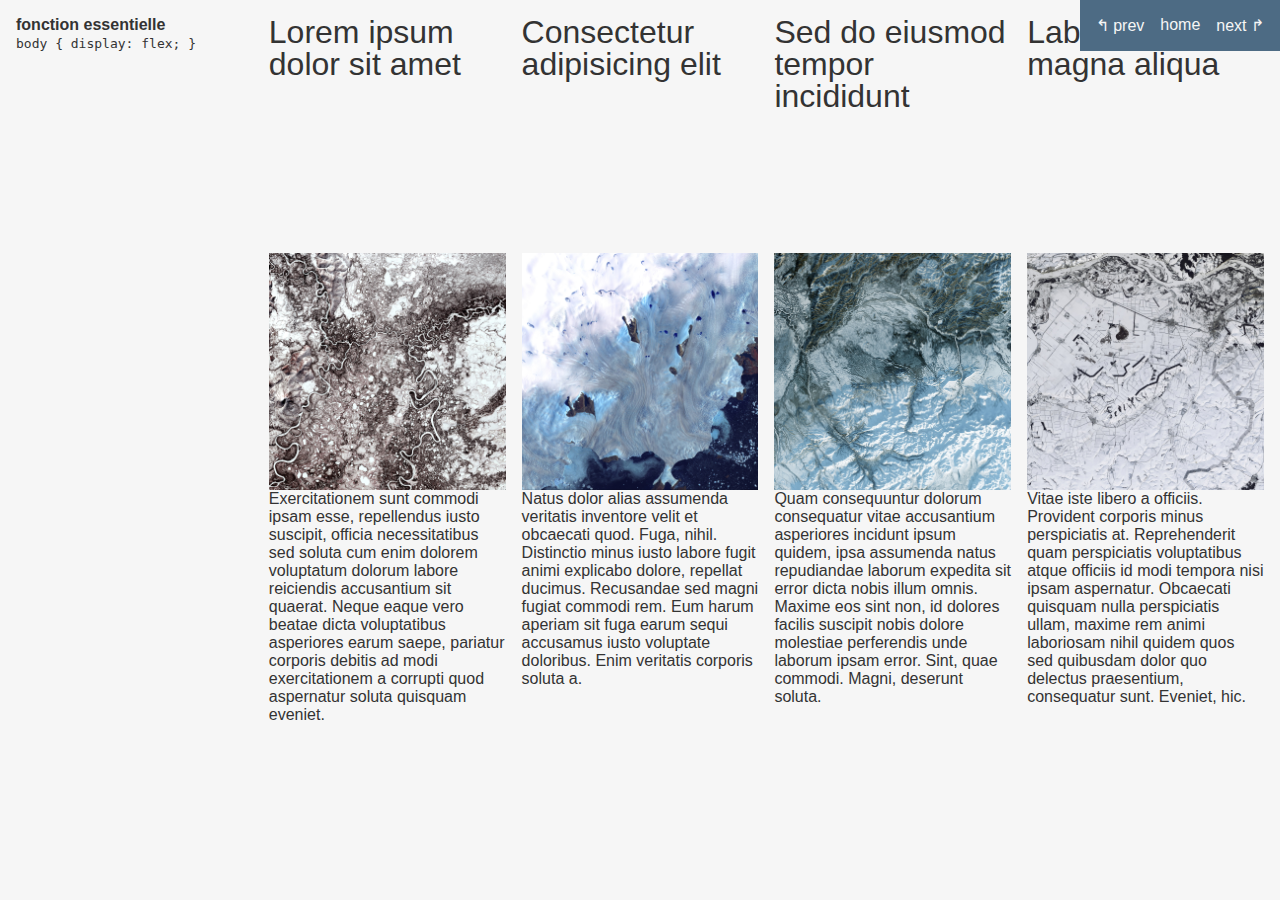
<file: layout_04_4colones.html>
<!DOCTYPE html>
<html lang="en" dir="ltr">
	<head>
		<meta charset="utf-8">
		<meta name="viewport" content="width=device-width, initial-scale=1.0">
		<title>t quatre colonnes </title>

		<link rel="stylesheet" href="rsrc/style.css"> <!-- design, thème général -->
		<style media="screen">

			/* Fonction essentielle */
				body { display: flex; }
			

				

			/*	-	-	-	-	-	-	-	-	-	-	-	-	-	-		-	-	-	-*/


			/* Style visuel et autres détails */

			body { 

				gap: 1rem;
				
			
			}

			body > * { 
				flex: 1;
			}


			h3, img, p {
				aspect-ratio: 1;

			}

			/*  version mobile */

		 @media ( max-width: 640px)
			{body { flex-direction: column;} }

		</style>

	</head>
	<body>

			<div>
				<h4>fonction essentielle</h4>
				<code> body { display: flex; }</code>

			</div>

		<section>
			<h3>Lorem ipsum dolor sit amet</h3>
			<img src="rsrc/img1.jpg">
			<p>Exercitationem sunt commodi ipsam esse, repellendus iusto suscipit, officia necessitatibus sed soluta cum enim dolorem voluptatum dolorum labore reiciendis accusantium sit quaerat. Neque eaque vero beatae dicta voluptatibus asperiores earum saepe, pariatur corporis debitis ad modi exercitationem a corrupti quod aspernatur soluta quisquam eveniet.</p>
		</section>
	<!-- 1 -->

		<section>
			<h3>Consectetur adipisicing elit</h3>
			<img src="rsrc/img2.jpg">
			<p>Natus dolor alias assumenda veritatis inventore velit et obcaecati quod. Fuga, nihil. Distinctio minus iusto labore fugit animi explicabo dolore, repellat ducimus. Recusandae sed magni fugiat commodi rem. Eum harum aperiam sit fuga earum sequi accusamus iusto voluptate doloribus. Enim veritatis corporis soluta a.</p>
		</section>
	<!-- 2 -->

		<section>
			<h3>Sed do eiusmod tempor incididunt</h3>
			<img src="rsrc/img3.jpg">
			<p>Quam consequuntur dolorum consequatur vitae accusantium asperiores incidunt ipsum quidem, ipsa assumenda natus repudiandae laborum expedita sit error dicta nobis illum omnis. Maxime eos sint non, id dolores facilis suscipit nobis dolore molestiae perferendis unde laborum ipsam error. Sint, quae commodi. Magni, deserunt soluta.</p>

		</section>
	<!-- 3 -->

		<section>
			<h3>Labore et dolore magna aliqua</h3>
			<img src="rsrc/img4.jpg">
			<p>Vitae iste libero a officiis. Provident corporis minus perspiciatis at. Reprehenderit quam perspiciatis voluptatibus atque officiis id modi tempora nisi ipsam aspernatur. Obcaecati quisquam nulla perspiciatis ullam, maxime rem animi laboriosam nihil quidem quos sed quibusdam dolor quo delectus praesentium, consequatur sunt. Eveniet, hic.</p>

		</section>
	<!-- 4 -->		
			
			

			
	<nav id="siteNav">
			<a href="layout_03_inverse.html">  prev </a>
			<a href="index.html">home</a>
			<a href="layout_05.html">next </a>
	
	</nav>
			

	</body>
</html>
</file>
<file: rsrc/style.css>
/*	-	-	-	-	-	-	-	-	-	-	*/
/* Style visuel global pour le projet */


/* Import */
@import url('https://rsms.me/inter/inter.css');




/* Reset */
* { box-sizing: border-box; margin:0; }
img { max-width: 100%; display: block; object-fit: cover; }




/* Typo */

body { font-family: InterVariable, sans-serif; }

h3{
	font-size: 2rem;
	line-height: 100%;
	font-weight: 200;
}




/* Couleur */

html {
	color: #333;
	background-color: #F6F6F6;
}




/* Géometrie & Mise en page */

body{
	padding: 1rem;
}

/*  navigation  */
#siteNav {
	position: fixed;
	top: 0;
	right: 0;
	background: rgb(77, 107, 132);
	color: #F6F6F6;
	padding: 1rem;
	display: flex;
	gap: 1rem;



}

#siteNav a { 
	color: inherit;
	text-decoration: none; }

#siteNav a:first-child:before { content: "↰";}
#siteNav a:last-child:after { content: "↱";}

#siteNav a:hover {
		text-decoration:underline;
		text-shadow: 0 0 0.5em #ffffff
	}
</file>
